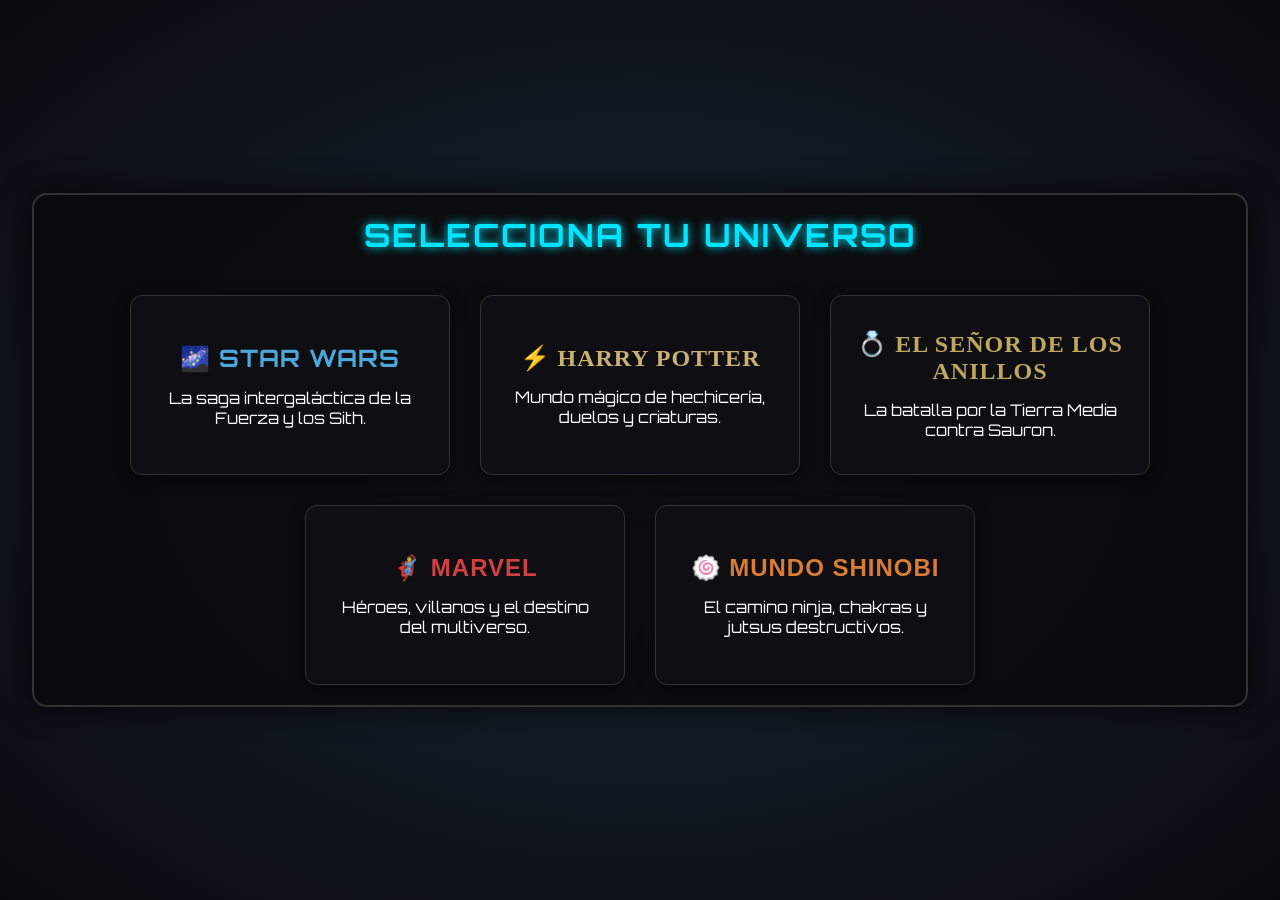
<file: index.html>
<!DOCTYPE html>
<html lang="es">
<head>
    <meta charset="UTF-8">
    <meta name="viewport" content="width=device-width, initial-scale=1.0">
    <title>Motor Multi-Saga - Selección de Universo</title>
    <link href="https://fonts.googleapis.com/css2?family=Orbitron:wght@400;700;900&display=swap" rel="stylesheet">
    <link rel="stylesheet" href="css/style.css">
</head>
<body>
    <div id="stars"></div>

    <div id="saga-selection-screen" class="screen active">
        <h1 class="sw-font" style="color:var(--primary-color)">SELECCIONA TU UNIVERSO</h1>
        <div class="saga-grid">
            
            <div class="saga-card saga-sw" id="btn-saga-sw">
                <h3 style="color:#4da8da; font-family:'Orbitron', sans-serif;">🌌 STAR WARS</h3>
                <p>La saga intergaláctica de la Fuerza y los Sith.</p>
            </div>
            
            <div class="saga-card saga-hp" id="btn-saga-hp">
                <h3 style="color:#c9b077; font-family:'Times New Roman', serif;">⚡ HARRY POTTER</h3>
                <p>Mundo mágico de hechicería, duelos y criaturas.</p>
            </div>

            <div class="saga-card saga-lotr" id="btn-saga-lotr">
                <h3 style="color:#bfa760; font-family:'Georgia', serif;">💍 EL SEÑOR DE LOS ANILLOS</h3>
                <p>La batalla por la Tierra Media contra Sauron.</p>
            </div>

            <div class="saga-card saga-marvel" id="btn-saga-marvel">
                <h3 style="color:#d14144; font-family:'Impact', sans-serif;">🦸‍♂️ MARVEL</h3>
                <p>Héroes, villanos y el destino del multiverso.</p>
            </div>

            <div class="saga-card saga-naruto" id="btn-saga-naruto">
                <h3 style="color:#d97d36; font-family:'Arial', sans-serif;">🍥 MUNDO SHINOBI</h3>
                <p>El camino ninja, chakras y jutsus destructivos.</p>
            </div>

        </div>
    </div>

    <script type="module" src="js/index.js"></script>
</body>
</html>
</file>
<file: css/style.css>
@import url('https://fonts.googleapis.com/css2?family=Orbitron:wght@400;700;900&display=swap');

:root {
    --bg-color: #030303;
    --font-main: 'Orbitron', sans-serif;
    --primary-color: #00e5ff;
    --enemy-color: #ff003c;
    --highlight-color: #ffe81f;
    --border-color: #333;
    --bg-image: none;
}

body.theme-sw {
    --bg-color: #0b1320;
    --font-main: 'Orbitron', sans-serif;
    --primary-color: #4da8da;
    --enemy-color: #d9534f;
    --highlight-color: #e5c158;
    --bg-image: radial-gradient(ellipse at center, #10192b 0%, #050a12 100%);
}

body.theme-hp {
    --bg-color: #2b231d;
    --font-main: 'Times New Roman', serif;
    --primary-color: #c9b077;
    --enemy-color: #4a6850;
    --highlight-color: #bd4832;
    --bg-image: radial-gradient(ellipse at center, #362920 0%, #17110e 100%);
}

body.theme-lotr {
    --bg-color: #252e22;
    --font-main: 'Georgia', serif;
    --primary-color: #bfa760;
    --enemy-color: #8c3b3b;
    --highlight-color: #798a58;
    --bg-image: radial-gradient(ellipse at center, #303d2b 0%, #151c12 100%);
}

body.theme-marvel {
    --bg-color: #1a1c23;
    --font-main: 'Impact', 'Arial Black', sans-serif;
    --primary-color: #d14144;
    --enemy-color: #55447a;
    --highlight-color: #d4ae36;
    --bg-image: radial-gradient(circle, #252833 0%, #0d0f14 100%);
}

body.theme-naruto {
    --bg-color: #332720;
    --font-main: 'Arial', sans-serif;
    --primary-color: #d97d36;
    --enemy-color: #823847;
    --highlight-color: #4b8ba6;
    --bg-image: radial-gradient(ellipse at center, #423026 0%, #1c130f 100%);
}

* {
    box-sizing: border-box;
    margin: 0;
    padding: 0;
}

body {
    background-color: var(--bg-color);
    background-image: var(--bg-image);
    color: white;
    font-family: var(--font-main);
    display: flex;
    justify-content: center;
    align-items: center;
    min-height: 100vh;
    overflow-x: hidden;
}

/* Fondo Estrellado Animado */
#stars {
    position: absolute;
    width: 100%;
    height: 100%;
    background: radial-gradient(ellipse at center, #1b2735 0%, #090a0f 100%);
    z-index: -1;
}

.sw-font {
    font-family: var(--font-main);
    letter-spacing: 2px;
    text-shadow: 0 0 10px var(--primary-color);
    margin-bottom: 20px;
    text-align: center;
}

/* Sistema de Pantallas */
.screen {
    width: 95vw;
    max-width: 1400px;
    text-align: center;
    padding: 20px;
    background: rgba(10, 10, 10, 0.85);
    border: 2px solid var(--border-color);
    border-radius: 15px;
    box-shadow: 0 0 30px rgba(0, 0, 0, 0.8);
    position: absolute;
    opacity: 0;
    pointer-events: none;
    transition: opacity 0.5s;
}

.screen.active {
    opacity: 1;
    pointer-events: auto;
    position: relative;
}

.hidden {
    display: none !important;
}

.creation-step {
    width: 100%;
    text-align: center;
    animation: fadeIn 0.5s ease-in-out;
}

@keyframes fadeIn {
    from { opacity: 0; transform: translateY(20px); }
    to { opacity: 1; transform: translateY(0); }
}

.creation-step h3 {
    margin: 20px 0;
    color: var(--primary-color);
    text-shadow: 0 0 10px rgba(0, 229, 255, 0.5);
}

/* Botones Básicos */
.sw-btn {
    background: transparent;
    color: white;
    border: 2px solid var(--primary-color);
    padding: 10px 20px;
    margin: 10px;
    font-size: 1rem;
    font-family: var(--font-main);
    cursor: pointer;
    text-transform: uppercase;
    transition: all 0.3s ease;
    border-radius: 5px;
    box-shadow: 0 0 5px var(--primary-color) inset;
}

.sw-btn:hover {
    background: var(--primary-color);
    color: black;
    box-shadow: 0 0 20px var(--primary-color);
}

/* Cartas (Clases, Subclases, Especiales, Modos) */
.modes-grid {
    display: grid;
    grid-template-columns: 1fr 1fr;
    gap: 20px;
    margin-top: 30px;
}

.cards-grid {
    display: flex;
    gap: 20px;
    margin-top: 20px;
    flex-wrap: wrap;
    justify-content: center;
}

.class-card {
    background: rgba(20, 20, 30, 0.85);
    border: 1px solid var(--border-color);
    border-top: 3px solid var(--primary-color);
    padding: 20px;
    border-radius: 8px;
    width: 250px;
    cursor: pointer;
    transition: transform 0.3s, box-shadow 0.3s;
    text-align: center;
}

.mode-card {
    width: 300px;
}

.saga-grid {
    display: flex;
    justify-content: center;
    gap: 30px;
    margin-top: 40px;
    flex-wrap: wrap;
    max-width: 1200px;
    margin-left: auto;
    margin-right: auto;
}

.saga-card {
    background: rgba(15, 15, 20, 0.9);
    border: 1px solid var(--border-color);
    padding: 25px;
    border-radius: 12px;
    width: 320px;
    cursor: pointer;
    transition: all 0.3s ease;
    text-align: center;
    box-shadow: 0 4px 15px rgba(0, 0, 0, 0.5);
    display: flex;
    flex-direction: column;
    justify-content: center;
    min-height: 180px;
}

.saga-card:hover {
    transform: translateY(-8px);
}

.saga-card h3 {
    margin-bottom: 15px;
    font-size: 1.5rem;
    letter-spacing: 1px;
}

.saga-sw:hover { box-shadow: 0 10px 25px rgba(77, 168, 218, 0.4); border-color: #4da8da; }
.saga-hp:hover { box-shadow: 0 10px 25px rgba(201, 176, 119, 0.4); border-color: #c9b077; }
.saga-lotr:hover { box-shadow: 0 10px 25px rgba(191, 167, 96, 0.4); border-color: #bfa760; }
.saga-marvel:hover { box-shadow: 0 10px 25px rgba(209, 65, 68, 0.4); border-color: #d14144; }
.saga-naruto:hover { box-shadow: 0 10px 25px rgba(217, 125, 54, 0.4); border-color: #d97d36; }

.subclass-card { border-top-color: var(--highlight-color); width: 300px; }
.subclass-card:hover { box-shadow: 0 10px 20px var(--highlight-color); border-color: var(--highlight-color); }
.subclass-card h3 { color: var(--highlight-color); }

.special-card { border-top-color: var(--highlight-color); width: 300px; }
.special-card:hover { box-shadow: 0 10px 20px var(--highlight-color); border-color: var(--highlight-color); }
.special-card h3 { color: var(--highlight-color); }

.class-card:hover {
    transform: translateY(-10px);
    box-shadow: 0 10px 20px var(--primary-color);
    border-color: var(--primary-color);
}
.class-card h3 { margin-bottom: 15px; }
.class-card:not(.subclass-card):not(.special-card):not(.mode-card) h3 { color: var(--primary-color); }

/* PANTALLA 2: COMBATE 1V1 */
.battle-header { text-align: center; margin-bottom: 20px; }
.battle-arena { display: flex; width: 100%; justify-content: space-between; align-items: center; margin-bottom: 20px; }
.fighter-card {
    background: rgba(20, 20, 30, 0.85); border: 1px solid var(--border-color);
    padding: 20px; border-radius: 10px; width: 40%; text-align: center;
    box-shadow: 0 5px 15px rgba(0,0,0,0.5);
}
.hero-card { border-bottom: 4px solid var(--primary-color); }
.boss-card { border-bottom: 4px solid var(--enemy-color); }
.fighter-card h3 { font-size: 1.5rem; margin-bottom: 5px; }
.hero-card h3 { color: var(--primary-color); text-shadow: 0 0 10px var(--primary-color); }
.boss-card h3 { color: var(--enemy-color); text-shadow: 0 0 10px var(--enemy-color); }

/* Barras de Vida */
.hp-bar-container {
    width: 100%; height: 15px; background: #222;
    border-radius: 8px; overflow: hidden; margin: 5px 0; border: 1px solid #444;
}
.hp-bar { height: 100%; width: 100%; transition: width 0.3s ease-out; }
.hero-hp { background: var(--primary-color); box-shadow: 0 0 10px var(--primary-color); }
.boss-hp { background: var(--enemy-color); box-shadow: 0 0 10px var(--enemy-color); }
.hp-text { font-size: 0.8rem; }

/* Log de Combate */
.combat-log-container {
    width: 100%; height: 250px; background: rgba(0, 0, 0, 0.85);
    border: 2px solid var(--border-color); border-radius: 8px;
    padding: 20px; overflow-y: auto; margin-bottom: 20px;
    font-family: monospace; font-size: 1.25rem; line-height: 1.6;
}
.combat-log-container p { margin-bottom: 10px; border-bottom: 1px dashed #444; padding-bottom: 8px; text-shadow: 0 0 5px rgba(255,255,255,0.2); }
.log-hero { color: var(--primary-color); }
.log-boss { color: var(--enemy-color); }
.log-crit { color: var(--highlight-color); font-weight: bold; }
.log-heal { color: #4caf50; }
.log-status { color: #ff9800; font-style: italic; }

/* Panel de Acciones */
.action-panel { display: flex; gap: 15px; width: 100%; justify-content: center; }
.action-btn {
    padding: 12px 20px; font-size: 1rem; font-weight: bold; border-radius: 5px;
    cursor: pointer; background: transparent; border: 2px solid; transition: 0.2s; position: relative;
}
.action-btn:disabled { opacity: 0.4; cursor: not-allowed; }

/* Botones de acción específicos */
.attack-btn { border-color: var(--primary-color); color: var(--primary-color); box-shadow: 0 0 5px var(--primary-color) inset;}
.attack-btn:hover:not(:disabled) { background: var(--primary-color); color: black; }
.special-btn { border-color: var(--highlight-color); color: var(--highlight-color); box-shadow: 0 0 5px var(--highlight-color) inset;}
.special-btn:hover:not(:disabled) { background: var(--highlight-color); color: black; }
.defend-btn { border-color: #4caf50; color: #4caf50; box-shadow: 0 0 5px #4caf50 inset;}
.defend-btn:hover:not(:disabled) { background: #4caf50; color: black; }

/* --- DRAFT & SQUAD BATTLE UI --- */
.roster-container { width: 100%; margin-top: 30px; text-align: center; }
.roster-grid { display: flex; gap: 15px; justify-content: center; margin-top: 15px; }

.squad-arena {
    display: flex;
    width: 100%;
    height: 450px;
    justify-content: space-between;
}

.squad-team-column {
    width: 30%;
    display: flex;
    flex-direction: column;
    gap: 10px;
    overflow-y: auto;
    padding: 10px;
}

.squad-center-panel {
    width: 38%;
    display: flex;
    flex-direction: column;
    justify-content: space-between;
}
.squad-log-container { height: 350px; margin-bottom: 10px; }

.squad-card {
    background: rgba(20, 20, 30, 0.85);
    border: 1px solid var(--border-color);
    border-radius: 5px;
    padding: 10px;
    cursor: pointer;
    transition: all 0.2s;
    user-select: none;
}
.squad-card h4 { font-size: 1rem; margin-bottom: 5px; white-space: nowrap; overflow: hidden; text-overflow: ellipsis; }

.squad-card-hero { border: 2px solid var(--primary-color); box-shadow: 0 0 5px var(--primary-color) inset; }
.squad-card-hero.selected { background: rgba(0, 229, 255, 0.2); box-shadow: 0 0 15px var(--primary-color); transform: scale(1.05); }
.squad-card-boss { border: 2px solid var(--enemy-color); box-shadow: 0 0 5px var(--enemy-color) inset; }
.squad-card-boss.selected { background: rgba(255, 0, 60, 0.2); box-shadow: 0 0 15px var(--enemy-color); transform: scale(1.05); }

.dead-fighter {
    filter: grayscale(100%);
    opacity: 0.5;
    pointer-events: none;
    border-color: #333 !important;
    box-shadow: none !important;
}
</file>
